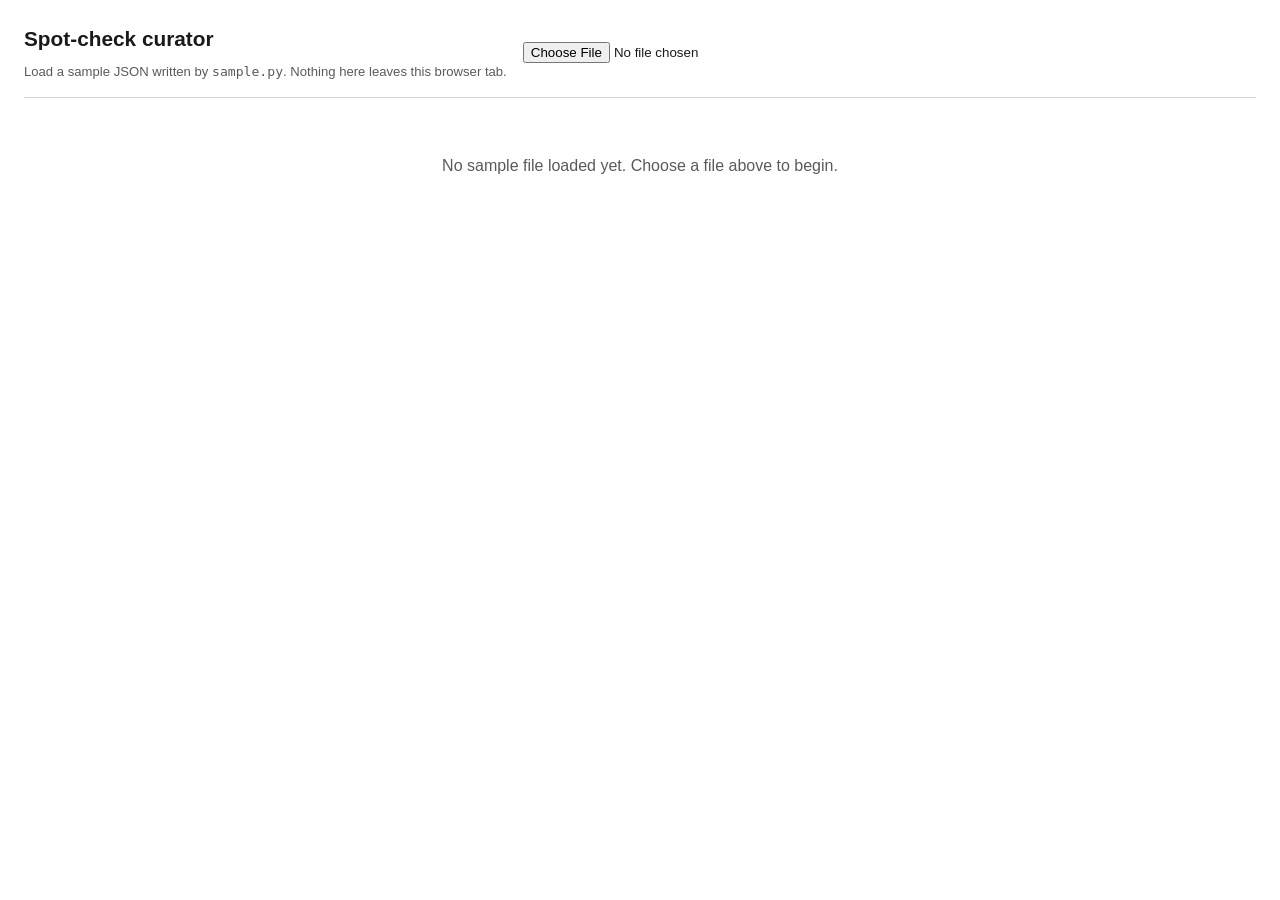
<file: experiment-01/spotcheck.html>
<!DOCTYPE html>
<html lang="en">
<head>
<meta charset="UTF-8">
<meta name="viewport" content="width=device-width, initial-scale=1">
<title>Spot-check curator</title>
<style>
  :root {
    color-scheme: light;
    --bg: #ffffff;
    --fg: #1a1a1a;
    --muted: #5a5a5a;
    --panel: #f4f4f6;
    --border: #d5d5da;
    --accent: #2255aa;
    --mark-bg: #fff1a8;
    --mark-fg: #1a1a1a;
    --btn-bg: #eceef2;
    --btn-fg: #1a1a1a;
    --btn-active-bg: #2255aa;
    --btn-active-fg: #ffffff;
    --danger: #a33;
  }
  
  * { box-sizing: border-box; }
  body {
    margin: 0;
    padding: 24px;
    background: var(--bg);
    color: var(--fg);
    font-family: -apple-system, BlinkMacSystemFont, "Segoe UI", Helvetica, Arial, sans-serif;
    line-height: 1.45;
  }
  h1 { font-size: 1.3rem; margin: 0 0 4px 0; }
  h2 { font-size: 1rem; margin: 0 0 8px 0; color: var(--muted); font-weight: 600; }
  .top-bar {
    display: flex;
    flex-wrap: wrap;
    align-items: center;
    gap: 16px;
    margin-bottom: 16px;
    padding-bottom: 16px;
    border-bottom: 1px solid var(--border);
  }
  .file-row { display: flex; align-items: center; gap: 10px; flex-wrap: wrap; }
  input[type="file"] {
    color: var(--fg);
  }
  .progress {
    font-weight: 600;
    color: var(--muted);
  }
  .summary-panel {
    margin-left: auto;
    display: flex;
    gap: 18px;
    flex-wrap: wrap;
    font-size: 0.85rem;
    color: var(--muted);
  }
  .summary-panel strong { color: var(--fg); }
  .hidden { display: none !important; }
  .empty-state {
    padding: 40px 0;
    color: var(--muted);
    text-align: center;
  }
  .panel {
    background: var(--panel);
    border: 1px solid var(--border);
    border-radius: 8px;
    padding: 16px;
    margin-bottom: 16px;
  }
  table.fields {
    width: 100%;
    border-collapse: collapse;
  }
  table.fields th, table.fields td {
    text-align: left;
    padding: 6px 10px;
    border-bottom: 1px solid var(--border);
    vertical-align: top;
    font-size: 0.92rem;
  }
  table.fields th {
    width: 180px;
    color: var(--muted);
    font-weight: 600;
  }
  .badge {
    display: inline-block;
    padding: 2px 8px;
    border-radius: 999px;
    background: var(--btn-bg);
    font-size: 0.78rem;
    font-weight: 600;
    margin-left: 8px;
  }
  .badge.outcome-omit, .badge.outcome-refuse { color: var(--danger); }
  .passage-box {
    white-space: pre-wrap;
    font-size: 0.95rem;
    max-height: 320px;
    overflow-y: auto;
    padding: 4px 2px;
  }
  mark {
    background: var(--mark-bg);
    color: var(--mark-fg);
    padding: 0 1px;
    border-radius: 2px;
  }
  .note-small {
    font-size: 0.82rem;
    color: var(--muted);
    margin-top: 8px;
  }
  .paper-line {
    display: flex;
    flex-wrap: wrap;
    gap: 6px 14px;
    align-items: baseline;
    font-size: 0.95rem;
  }
  .paper-line .title { font-weight: 600; }
  a.pubmed-link { color: var(--accent); }
  .verdicts {
    display: flex;
    flex-wrap: wrap;
    gap: 10px;
    margin-bottom: 12px;
  }
  button {
    font: inherit;
    cursor: pointer;
    border: 1px solid var(--border);
    background: var(--btn-bg);
    color: var(--btn-fg);
    border-radius: 6px;
    padding: 8px 14px;
  }
  button.verdict-btn { text-align: left; }
  button.verdict-btn .key {
    display: inline-block;
    min-width: 18px;
    font-weight: 700;
    margin-right: 8px;
    color: var(--muted);
  }
  button.verdict-btn.active {
    background: var(--btn-active-bg);
    color: var(--btn-active-fg);
    border-color: var(--btn-active-bg);
  }
  button.verdict-btn.active .key { color: inherit; }
  button.nav-btn { min-width: 90px; }
  button:disabled { opacity: 0.45; cursor: not-allowed; }
  .row-controls {
    display: flex;
    flex-wrap: wrap;
    gap: 16px;
    align-items: center;
    margin-top: 4px;
  }
  textarea {
    width: 100%;
    min-height: 60px;
    font: inherit;
    color: var(--fg);
    background: var(--bg);
    border: 1px solid var(--border);
    border-radius: 6px;
    padding: 8px;
    resize: vertical;
  }
  label.checkbox-label {
    display: flex;
    align-items: center;
    gap: 6px;
    font-size: 0.92rem;
  }
  .footer-bar {
    display: flex;
    justify-content: space-between;
    align-items: center;
    margin-top: 20px;
    flex-wrap: wrap;
    gap: 12px;
  }
  .shortcut-help {
    font-size: 0.8rem;
    color: var(--muted);
  }
  .timer-tag {
    font-size: 0.78rem;
    color: var(--muted);
  }
</style>
</head>
<body>

<header class="top-bar">
  <div>
    <h1>Spot-check curator</h1>
    <div class="note-small">Load a sample JSON written by <code>sample.py</code>. Nothing here leaves this browser tab.</div>
  </div>
  <div class="file-row">
    <input type="file" id="filePicker" accept="application/json,.json">
    <span class="progress" id="progressLabel"></span>
  </div>
  <div class="summary-panel" id="summaryPanel"></div>
</header>

<main id="mainArea">
  <div class="empty-state" id="emptyState">No sample file loaded yet. Choose a file above to begin.</div>

  <div id="rowArea" class="hidden">
    <section class="panel" id="paperPanel"></section>

    <section class="panel" id="fieldsPanel">
      <h2>Extracted fields</h2>
      <table class="fields" id="fieldsTable"></table>
    </section>

    <section class="panel" id="passagePanel">
      <h2>Passage</h2>
      <div class="passage-box" id="passageBox"></div>
      <div class="note-small" id="passageNote"></div>
    </section>

    <section class="panel">
      <h2>Verdict</h2>
      <div class="verdicts" id="verdictButtons"></div>
      <div class="row-controls">
        <label class="checkbox-label">
          <input type="checkbox" id="openedPaperCheck">
          Opened the paper
        </label>
        <span class="timer-tag" id="timerTag"></span>
      </div>
      <div style="margin-top:12px;">
        <label for="noteField" class="note-small">Note</label>
        <textarea id="noteField" placeholder="Optional note for this row"></textarea>
      </div>
    </section>

    <div class="footer-bar">
      <div>
        <button type="button" class="nav-btn" id="prevBtn">&larr; Prev</button>
        <button type="button" class="nav-btn" id="nextBtn">Next &rarr;</button>
      </div>
      <div class="shortcut-help">
        Keys 1-5: verdict &middot; Left/Right: move between rows
      </div>
      <button type="button" id="downloadBtn">Download verification JSON</button>
    </div>
  </div>
</main>

<script>
(function () {
  "use strict";

  // Mirrors schemas.py DATA_TYPES exactly (label, columns, fields in the
  // same order), so the curator sees the same column order as the app.
  var DATA_TYPES = {
    mutation: {
      label: "Mutation",
      columns: ["Organism", "Gene Name", "Mutation", "Phenotype", "Assertion", "Reference"],
      fields: ["organism", "gene_name", "mutation", "phenotype", "assertion", "reference"]
    },
    ppi: {
      label: "Protein-Protein Interaction (PPI)",
      columns: ["Pathogen", "Protein A", "Protein B", "Interaction Type", "Method", "Assertion", "Reference"],
      fields: ["pathogen", "protein_a", "protein_b", "interaction_type", "method", "assertion", "reference"]
    }
  };

  // Mirrors schemas.py VERDICTS exactly, in order, for the 1-5 shortcut map.
  var VERDICTS = [
    "correct",
    "wrong entity",
    "wrong relation or value",
    "not supported by the quote",
    "duplicate"
  ];

  var sampleData = null;
  var verificationResults = [];
  var currentIndex = 0;
  var rowStartMs = null;

  var el = {
    filePicker: document.getElementById("filePicker"),
    progressLabel: document.getElementById("progressLabel"),
    summaryPanel: document.getElementById("summaryPanel"),
    emptyState: document.getElementById("emptyState"),
    rowArea: document.getElementById("rowArea"),
    paperPanel: document.getElementById("paperPanel"),
    fieldsTable: document.getElementById("fieldsTable"),
    passageBox: document.getElementById("passageBox"),
    passageNote: document.getElementById("passageNote"),
    verdictButtons: document.getElementById("verdictButtons"),
    openedPaperCheck: document.getElementById("openedPaperCheck"),
    noteField: document.getElementById("noteField"),
    timerTag: document.getElementById("timerTag"),
    prevBtn: document.getElementById("prevBtn"),
    nextBtn: document.getElementById("nextBtn"),
    downloadBtn: document.getElementById("downloadBtn")
  };

  function clearChildren(node) {
    while (node.firstChild) node.removeChild(node.firstChild);
  }

  function textCell(tag, text) {
    var node = document.createElement(tag);
    node.textContent = (text === null || text === undefined || text === "") ? "—" : String(text);
    return node;
  }

  // --- Loading -------------------------------------------------------

  el.filePicker.addEventListener("change", function (event) {
    var file = event.target.files && event.target.files[0];
    if (!file) return;
    var reader = new FileReader();
    reader.onload = function () {
      var parsed;
      try {
        parsed = JSON.parse(String(reader.result));
      } catch (error) {
        window.alert("That file is not valid JSON: " + error.message);
        return;
      }
      if (!parsed || !Array.isArray(parsed.samples)) {
        window.alert("That file does not look like a sample.py output (no 'samples' array).");
        return;
      }
      sampleData = parsed;
      verificationResults = parsed.samples.map(function (entry) {
        var v = entry.verification || {};
        return {
          row_id: v.row_id || null,
          verdict: v.verdict === undefined ? null : v.verdict,
          opened_paper: v.opened_paper === undefined ? null : v.opened_paper,
          seconds: v.seconds === undefined ? null : v.seconds,
          note: v.note || ""
        };
      });
      currentIndex = 0;
      el.emptyState.classList.add("hidden");
      el.rowArea.classList.remove("hidden");
      renderRow();
    };
    reader.onerror = function () {
      window.alert("Could not read that file.");
    };
    reader.readAsText(file);
  });

  // --- Rendering one row ----------------------------------------------

  function currentEntry() {
    return sampleData.samples[currentIndex];
  }

  function renderPaperPanel(entry) {
    clearChildren(el.paperPanel);

    var kindBadge = document.createElement("span");
    kindBadge.className = "badge";
    kindBadge.textContent = entry.kind;
    var outcomeBadge = null;
    var row = entry.row || {};
    if (row.outcome) {
      outcomeBadge = document.createElement("span");
      outcomeBadge.className = "badge outcome-" + row.outcome;
      outcomeBadge.textContent = "outcome: " + row.outcome;
    }

    var heading = document.createElement("h2");
    heading.appendChild(document.createTextNode("Paper"));
    heading.appendChild(kindBadge);
    if (outcomeBadge) heading.appendChild(outcomeBadge);
    el.paperPanel.appendChild(heading);

    var evidence = row.evidence || {};
    var meta = entry.paper_metadata || {};

    var line = document.createElement("div");
    line.className = "paper-line";

    var title = document.createElement("span");
    title.className = "title";
    title.textContent = evidence.title || "(no title on record)";
    line.appendChild(title);

    var journal = document.createElement("span");
    journal.textContent = meta.journal ? meta.journal : "journal unknown";
    line.appendChild(journal);

    var year = document.createElement("span");
    year.textContent = evidence.year ? String(evidence.year) : "year unknown";
    line.appendChild(year);

    if (entry.pubmed_link) {
      var link = document.createElement("a");
      link.className = "pubmed-link";
      link.href = entry.pubmed_link;
      link.target = "_blank";
      link.rel = "noopener noreferrer";
      link.textContent = "Open on PubMed";
      line.appendChild(link);
    } else {
      var noLink = document.createElement("span");
      noLink.className = "note-small";
      noLink.textContent = "no PubMed id on record";
      line.appendChild(noLink);
    }

    el.paperPanel.appendChild(line);

    if (row.citation_partial) {
      var partial = document.createElement("div");
      partial.className = "note-small";
      partial.textContent = "Citation partial: PubMed or PMC id missing from retrieval metadata.";
      el.paperPanel.appendChild(partial);
    }
  }

  function renderFields(entry) {
    clearChildren(el.fieldsTable);
    var row = entry.row || {};

    if (entry.kind === "refused") {
      document.getElementById("fieldsPanel").classList.add("hidden");
      return;
    }
    document.getElementById("fieldsPanel").classList.remove("hidden");

    var dataType = (sampleData.data_type in DATA_TYPES) ? sampleData.data_type : null;
    var spec = dataType ? DATA_TYPES[dataType] : null;

    if (spec) {
      for (var i = 0; i < spec.fields.length; i++) {
        var tr = document.createElement("tr");
        tr.appendChild(textCell("th", spec.columns[i]));
        tr.appendChild(textCell("td", row[spec.fields[i]]));
        el.fieldsTable.appendChild(tr);
      }
    }

    var rowIdTr = document.createElement("tr");
    rowIdTr.appendChild(textCell("th", "Row id"));
    rowIdTr.appendChild(textCell("td", row.row_id));
    el.fieldsTable.appendChild(rowIdTr);

    if (entry.kind === "omitted") {
      var reasonTr = document.createElement("tr");
      reasonTr.appendChild(textCell("th", "Omit reason"));
      reasonTr.appendChild(textCell("td", row.omit_reason));
      el.fieldsTable.appendChild(reasonTr);

      var detailTr = document.createElement("tr");
      detailTr.appendChild(textCell("th", "Detail"));
      detailTr.appendChild(textCell("td", row.detail));
      el.fieldsTable.appendChild(detailTr);
    }
  }

  function renderPassage(entry) {
    clearChildren(el.passageBox);
    el.passageNote.textContent = "";

    if (entry.kind === "refused") {
      document.getElementById("passagePanel").querySelector("h2").textContent = "Refusal";
      var row = entry.row || {};
      var p = document.createElement("div");
      var lines = [
        "Reason: " + (row.reason || "—"),
        "Chunks searched: " + (row.chunks_searched === undefined ? "—" : row.chunks_searched),
        "Papers searched: " + (row.papers_searched === undefined ? "—" : row.papers_searched)
      ];
      p.textContent = lines.join("\n");
      p.style.whiteSpace = "pre-wrap";
      el.passageBox.appendChild(p);
      return;
    }
    document.getElementById("passagePanel").querySelector("h2").textContent = "Passage";

    var chunkText = entry.chunk_text;
    var row2 = entry.row || {};
    var evidence = row2.evidence || {};
    var quote = evidence.passage;

    if (!chunkText) {
      el.passageBox.appendChild(document.createTextNode("No chunk text available for this row."));
      return;
    }

    if (entry.chunk_text_source === "passage_only") {
      el.passageNote.textContent = "Full chunk text was not available; showing the stored quote only.";
    }

    if (!quote) {
      el.passageBox.appendChild(document.createTextNode(chunkText));
      return;
    }

    var offset = entry.passage_char_offset;
    var start = -1;
    if (typeof offset === "number" && chunkText.substr(offset, quote.length) === quote) {
      start = offset;
    } else {
      start = chunkText.indexOf(quote);
    }

    if (start === -1) {
      el.passageNote.textContent = "The quote could not be located verbatim inside this chunk text.";
      el.passageBox.appendChild(document.createTextNode(chunkText));
      return;
    }

    var before = chunkText.slice(0, start);
    var match = chunkText.slice(start, start + quote.length);
    var after = chunkText.slice(start + quote.length);

    if (before) el.passageBox.appendChild(document.createTextNode(before));
    var mark = document.createElement("mark");
    mark.textContent = match;
    el.passageBox.appendChild(mark);
    if (after) el.passageBox.appendChild(document.createTextNode(after));
  }

  function renderVerdictButtons() {
    clearChildren(el.verdictButtons);
    var current = verificationResults[currentIndex];
    VERDICTS.forEach(function (verdict, i) {
      var btn = document.createElement("button");
      btn.type = "button";
      btn.className = "verdict-btn" + (current.verdict === verdict ? " active" : "");
      var key = document.createElement("span");
      key.className = "key";
      key.textContent = String(i + 1);
      btn.appendChild(key);
      btn.appendChild(document.createTextNode(verdict));
      btn.addEventListener("click", function () { chooseVerdict(verdict); });
      el.verdictButtons.appendChild(btn);
    });
  }

  function renderRow() {
    var entry = currentEntry();
    var total = sampleData.samples.length;
    el.progressLabel.textContent = "row " + (currentIndex + 1) + " of " + total;

    renderPaperPanel(entry);
    renderFields(entry);
    renderPassage(entry);
    renderVerdictButtons();

    var current = verificationResults[currentIndex];
    el.openedPaperCheck.checked = !!current.opened_paper;
    el.noteField.value = current.note || "";
    el.timerTag.textContent = (current.seconds !== null && current.seconds !== undefined)
      ? ("recorded: " + current.seconds + "s")
      : "timing...";

    el.prevBtn.disabled = currentIndex === 0;
    el.nextBtn.disabled = currentIndex === total - 1;

    rowStartMs = Date.now();
    updateSummaryPanel();
  }

  // --- Verdict / note / checkbox handling ------------------------------

  function chooseVerdict(verdict) {
    var current = verificationResults[currentIndex];
    var elapsed = rowStartMs ? (Date.now() - rowStartMs) / 1000 : 0;
    current.verdict = verdict;
    current.seconds = Math.round(elapsed * 10) / 10;
    el.timerTag.textContent = "recorded: " + current.seconds + "s";
    renderVerdictButtons();
    updateSummaryPanel();
  }

  el.openedPaperCheck.addEventListener("change", function () {
    verificationResults[currentIndex].opened_paper = el.openedPaperCheck.checked;
    updateSummaryPanel();
  });

  el.noteField.addEventListener("input", function () {
    verificationResults[currentIndex].note = el.noteField.value;
  });

  // --- Navigation -------------------------------------------------------

  function goTo(index) {
    if (!sampleData) return;
    var total = sampleData.samples.length;
    if (index < 0 || index >= total) return;
    currentIndex = index;
    renderRow();
  }

  el.prevBtn.addEventListener("click", function () { goTo(currentIndex - 1); });
  el.nextBtn.addEventListener("click", function () { goTo(currentIndex + 1); });

  document.addEventListener("keydown", function (event) {
    if (!sampleData) return;
    var tag = document.activeElement && document.activeElement.tagName;
    if (tag === "TEXTAREA" || tag === "INPUT") return;

    if (event.key >= "1" && event.key <= "5") {
      var i = Number(event.key) - 1;
      if (i < VERDICTS.length) chooseVerdict(VERDICTS[i]);
    } else if (event.key === "ArrowRight") {
      goTo(currentIndex + 1);
    } else if (event.key === "ArrowLeft") {
      goTo(currentIndex - 1);
    }
  });

  // --- Summary ------------------------------------------------------

  function median(values) {
    if (!values.length) return null;
    var sorted = values.slice().sort(function (a, b) { return a - b; });
    var mid = Math.floor(sorted.length / 2);
    if (sorted.length % 2 === 0) return (sorted[mid - 1] + sorted[mid]) / 2;
    return sorted[mid];
  }

  function computeSummary() {
    var counts = {};
    VERDICTS.forEach(function (v) { counts[v] = 0; });
    counts["unverdicted"] = 0;

    var seconds = [];
    var openedCount = 0;
    var total = verificationResults.length;

    verificationResults.forEach(function (r) {
      if (r.verdict && counts.hasOwnProperty(r.verdict)) {
        counts[r.verdict]++;
      } else {
        counts.unverdicted++;
      }
      if (typeof r.seconds === "number") seconds.push(r.seconds);
      if (r.opened_paper) openedCount++;
    });

    return {
      total: total,
      verdict_counts: counts,
      median_seconds: median(seconds),
      opened_paper_share: total ? (openedCount / total) : null
    };
  }

  function updateSummaryPanel() {
    if (!sampleData) { el.summaryPanel.textContent = ""; return; }
    var summary = computeSummary();
    clearChildren(el.summaryPanel);

    var doneCount = summary.total - summary.verdict_counts.unverdicted;
    var pieces = [
      "done: " + doneCount + "/" + summary.total,
      "median s: " + (summary.median_seconds === null ? "—" : summary.median_seconds.toFixed(1)),
      "opened: " + (summary.opened_paper_share === null ? "—" : Math.round(summary.opened_paper_share * 100) + "%")
    ];
    pieces.forEach(function (text) {
      var span = document.createElement("span");
      span.textContent = text;
      el.summaryPanel.appendChild(span);
    });
  }

  // --- Download -------------------------------------------------------

  el.downloadBtn.addEventListener("click", function () {
    if (!sampleData) {
      window.alert("Load a sample file first.");
      return;
    }
    var output = {
      gene: sampleData.gene,
      data_type: sampleData.data_type,
      run_id: sampleData.run_id,
      seed: sampleData.seed,
      generated_at: new Date().toISOString(),
      verification_records: verificationResults,
      summary: computeSummary()
    };
    var blob = new Blob([JSON.stringify(output, null, 2)], { type: "application/json" });
    var url = URL.createObjectURL(blob);
    var a = document.createElement("a");
    a.href = url;
    var gene = (sampleData.gene || "sample").toLowerCase();
    var dtype = sampleData.data_type || "unknown";
    a.download = gene + "__" + dtype + "__verification.json";
    document.body.appendChild(a);
    a.click();
    document.body.removeChild(a);
    setTimeout(function () { URL.revokeObjectURL(url); }, 1000);
  });
})();
</script>
</body>
</html>
</file>
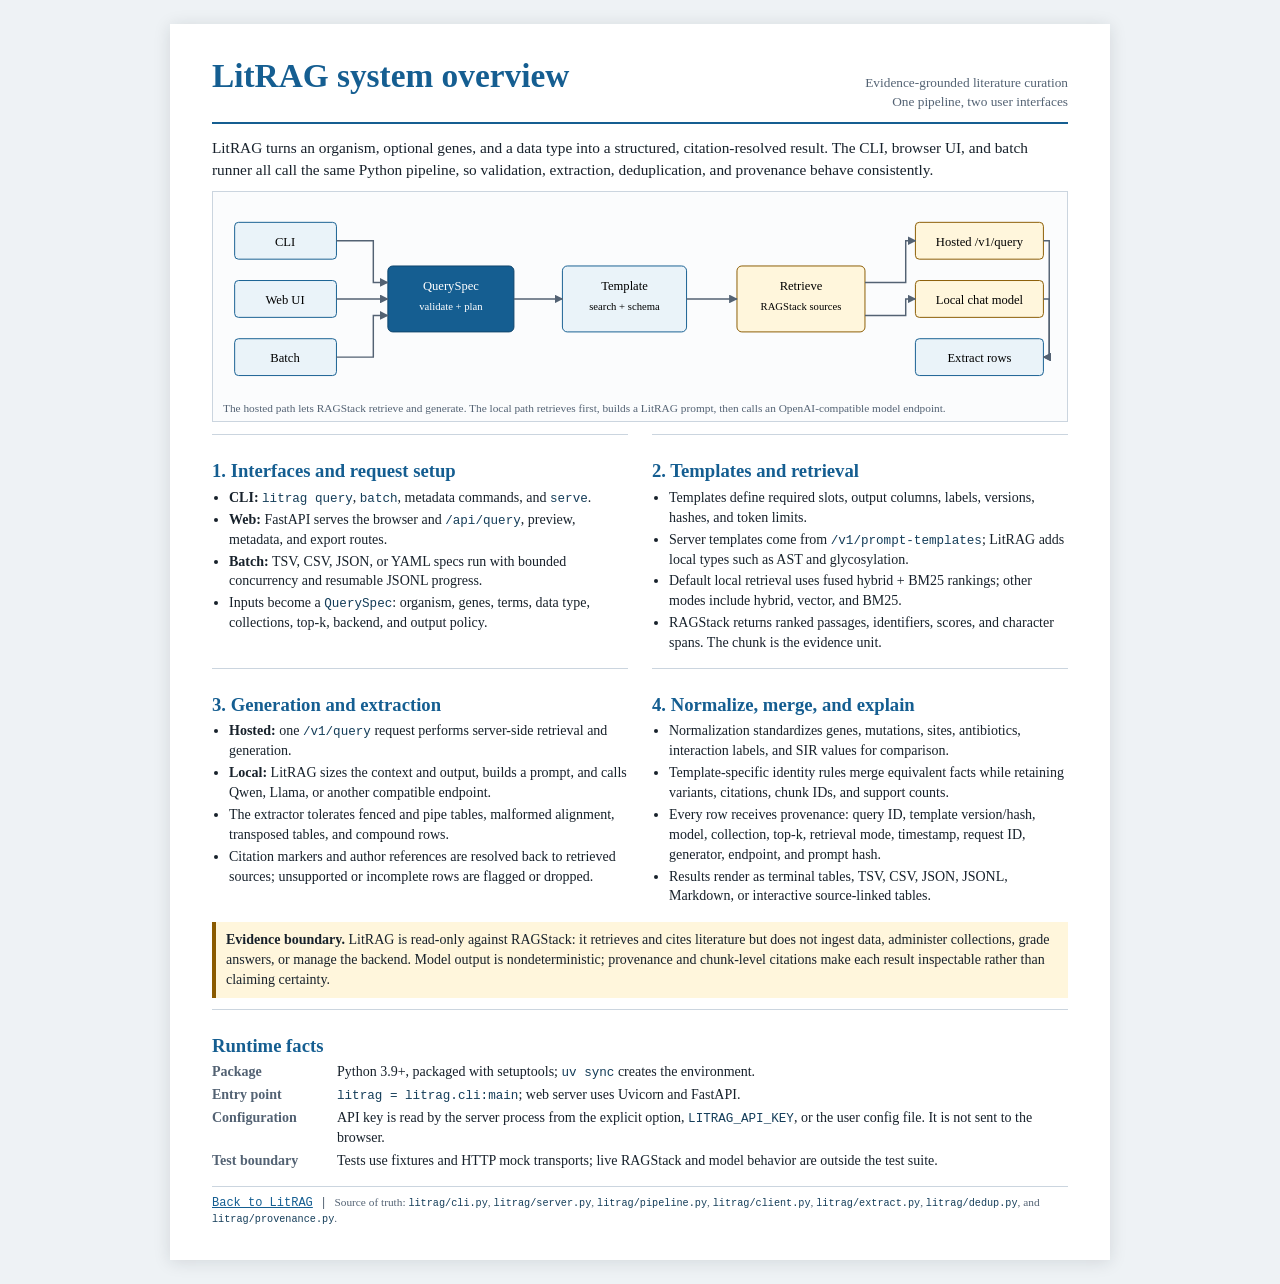
<file: litrag/litrag/web/architecture.html>
<!DOCTYPE html>
<html lang="en">

<head>
    <meta charset="utf-8">
    <meta name="viewport" content="width=device-width, initial-scale=1">
    <title>LitRAG - System Overview</title>
    <style>
        :root {
            --ink: #17212b;
            --muted: #536273;
            --line: #cbd5df;
            --blue: #155e91;
            --blue-pale: #eaf3f9;
            --gold: #8a5a00;
            --gold-pale: #fff6dc;
        }

        * {
            box-sizing: border-box;
        }

        body {
            margin: 0;
            color: var(--ink);
            font: 10.5pt/1.42 Georgia, "Times New Roman", serif;
            background: #eef2f5;
        }

        .page {
            max-width: 940px;
            margin: 24px auto;
            padding: 34px 42px;
            background: white;
            box-shadow: 0 2px 16px #17212b20;
        }

        header {
            display: flex;
            justify-content: space-between;
            align-items: baseline;
            gap: 20px;
            border-bottom: 2px solid var(--blue);
            padding-bottom: 10px;
        }

        h1 {
            margin: 0;
            color: var(--blue);
            font: 700 25pt/1.05 Georgia, "Times New Roman", serif;
            letter-spacing: 0;
        }

        .subtitle {
            color: var(--muted);
            font-size: 10pt;
            text-align: right;
        }

        h2 {
            margin: 19px 0 6px;
            color: var(--blue);
            font-size: 14pt;
            line-height: 1.1;
        }

        h3 {
            margin: 0 0 3px;
            font-size: 10.5pt;
            color: var(--ink);
        }

        p {
            margin: 5px 0 8px;
        }

        .lede {
            font-size: 11.5pt;
            margin: 13px 0 11px;
        }

        .diagram {
            margin: 8px 0 12px;
            padding: 9px 10px 5px;
            border: 1px solid var(--line);
            background: #fbfcfd;
        }

        .diagram svg {
            display: block;
            width: 100%;
            height: auto;
        }

        .diagram-note {
            margin: 3px 0 0;
            color: var(--muted);
            font-size: 8.5pt;
        }

        .grid {
            display: grid;
            grid-template-columns: 1fr 1fr;
            gap: 10px 24px;
        }

        .block {
            border-top: 1px solid var(--line);
            padding-top: 7px;
        }

        ul {
            margin: 4px 0 5px 17px;
            padding: 0;
        }

        li {
            margin: 2px 0;
        }

        .callout {
            border-left: 4px solid var(--gold);
            background: var(--gold-pale);
            padding: 8px 10px;
            margin: 11px 0;
        }

        .facts {
            display: grid;
            grid-template-columns: 115px 1fr;
            gap: 3px 10px;
            margin: 5px 0 0;
        }

        .facts dt {
            color: var(--muted);
            font-weight: bold;
        }

        .facts dd {
            margin: 0;
        }

        code {
            font: 0.9em Menlo, Consolas, monospace;
            color: #143d59;
        }

        .footer {
            margin-top: 15px;
            padding-top: 7px;
            border-top: 1px solid var(--line);
            color: var(--muted);
            font-size: 8.5pt;
        }

        .nav {
            font: 9pt Menlo, Consolas, monospace;
        }

        .nav a {
            color: var(--blue);
        }

        @media (max-width: 700px) {
            .page {
                margin: 0;
                padding: 22px 18px;
                box-shadow: none;
            }

            header {
                display: block;
            }

            .subtitle {
                text-align: left;
                margin-top: 5px;
            }

            .grid {
                grid-template-columns: 1fr;
            }
        }

        @media print {
            @page {
                size: letter;
                margin: 0.42in;
            }

            body {
                background: white;
                font-size: 9.3pt;
                line-height: 1.28;
            }

            .page {
                max-width: none;
                margin: 0;
                padding: 0;
                box-shadow: none;
            }

            h1 {
                font-size: 22pt;
            }

            h2 {
                font-size: 12pt;
                margin-top: 12px;
            }

            .lede {
                font-size: 10pt;
                margin: 8px 0;
            }

            .diagram {
                margin: 5px 0 7px;
                padding: 5px 7px 2px;
            }

            .grid {
                gap: 7px 18px;
            }

            .block {
                padding-top: 5px;
            }

            p {
                margin: 3px 0 5px;
            }

            ul {
                margin-top: 2px;
                margin-bottom: 3px;
            }

            li {
                margin: 1px 0;
            }

            .callout {
                margin: 7px 0;
                padding: 5px 8px;
            }

            .footer {
                margin-top: 8px;
            }

            a {
                color: inherit;
                text-decoration: none;
            }

            .nav {
                display: none;
            }
        }
    </style>
</head>

<body>
    <main class="page">
        <header>
            <h1>LitRAG system overview</h1>
            <div class="subtitle">Evidence-grounded literature curation<br>One pipeline, two user interfaces</div>
        </header>

        <p class="lede">LitRAG turns an organism, optional genes, and a data type into a structured, citation-resolved
            result. The CLI, browser UI, and batch runner all call the same Python pipeline, so validation, extraction,
            deduplication, and provenance behave consistently.</p>

        <section class="diagram" aria-label="High-level LitRAG flow diagram">
            <svg viewBox="0 0 860 202" role="img" aria-labelledby="diagram-title diagram-desc">
                <title id="diagram-title">LitRAG query flow</title>
                <desc id="diagram-desc">CLI, web UI, and batch inputs converge on one query pipeline. It resolves
                    templates, retrieves evidence, generates an answer, extracts and normalizes rows, deduplicates them,
                    attaches provenance, and renders outputs.</desc>
                <defs>
                    <marker id="arrow" viewBox="0 0 10 10" refX="9" refY="5" markerWidth="6" markerHeight="6"
                        orient="auto-start-reverse">
                        <path d="M 0 0 L 10 5 L 0 10 z" fill="#536273" />
                    </marker>
                </defs>
                <g font-family="Georgia, serif" font-size="13" text-anchor="middle">
                    <g fill="#eaf3f9" stroke="#155e91">
                        <rect x="12" y="22" width="105" height="38" rx="4" />
                        <rect x="12" y="82" width="105" height="38" rx="4" />
                        <rect x="12" y="142" width="105" height="38" rx="4" />
                    </g>
                    <text x="64" y="46">CLI</text><text x="64" y="106">Web UI</text><text x="64" y="166">Batch</text>
                    <rect x="170" y="67" width="130" height="68" rx="5" fill="#155e91" stroke="#0f456c" />
                    <g fill="white"><text x="235" y="92">QuerySpec</text><text x="235" y="112" font-size="11">validate +
                            plan</text></g>
                    <rect x="350" y="67" width="128" height="68" rx="5" fill="#eaf3f9" stroke="#155e91" /><text x="414"
                        y="92">Template</text><text x="414" y="112" font-size="11">search + schema</text>
                    <rect x="530" y="67" width="132" height="68" rx="5" fill="#fff6dc" stroke="#8a5a00" /><text x="596"
                        y="92">Retrieve</text><text x="596" y="112" font-size="11">RAGStack sources</text>
                    <rect x="714" y="22" width="132" height="38" rx="4" fill="#fff6dc" stroke="#8a5a00" /><text x="780"
                        y="46">Hosted /v1/query</text>
                    <rect x="714" y="82" width="132" height="38" rx="4" fill="#fff6dc" stroke="#8a5a00" /><text x="780"
                        y="106">Local chat model</text>
                    <rect x="714" y="142" width="132" height="38" rx="4" fill="#eaf3f9" stroke="#155e91" /><text x="780"
                        y="166">Extract rows</text>
                    <g fill="none" stroke="#536273" stroke-width="1.5" marker-end="url(#arrow)">
                        <path d="M117 41 H155 V84 H170" />
                        <path d="M117 101 H170" />
                        <path d="M117 161 H155 V118 H170" />
                        <path d="M300 101 H350" />
                        <path d="M478 101 H530" />
                        <path d="M662 84 H704 V41 H714" />
                        <path d="M662 118 H704 V101 H714" />
                        <path d="M846 41 H852 V161 H846" />
                        <path d="M846 101 H852 V161 H846" />
                    </g>
                </g>
            </svg>
            <p class="diagram-note">The hosted path lets RAGStack retrieve and generate. The local path retrieves first,
                builds a LitRAG prompt, then calls an OpenAI-compatible model endpoint.</p>
        </section>

        <div class="grid">
            <section class="block">
                <h2>1. Interfaces and request setup</h2>
                <ul>
                    <li><strong>CLI:</strong> <code>litrag query</code>, <code>batch</code>, metadata commands, and
                        <code>serve</code>.</li>
                    <li><strong>Web:</strong> FastAPI serves the browser and <code>/api/query</code>, preview, metadata,
                        and export routes.</li>
                    <li><strong>Batch:</strong> TSV, CSV, JSON, or YAML specs run with bounded concurrency and resumable
                        JSONL progress.</li>
                    <li>Inputs become a <code>QuerySpec</code>: organism, genes, terms, data type, collections, top-k,
                        backend, and output policy.</li>
                </ul>
            </section>
            <section class="block">
                <h2>2. Templates and retrieval</h2>
                <ul>
                    <li>Templates define required slots, output columns, labels, versions, hashes, and token limits.
                    </li>
                    <li>Server templates come from <code>/v1/prompt-templates</code>; LitRAG adds local types such as
                        AST and glycosylation.</li>
                    <li>Default local retrieval uses fused hybrid + BM25 rankings; other modes include hybrid, vector,
                        and BM25.</li>
                    <li>RAGStack returns ranked passages, identifiers, scores, and character spans. The chunk is the
                        evidence unit.</li>
                </ul>
            </section>
            <section class="block">
                <h2>3. Generation and extraction</h2>
                <ul>
                    <li><strong>Hosted:</strong> one <code>/v1/query</code> request performs server-side retrieval and
                        generation.</li>
                    <li><strong>Local:</strong> LitRAG sizes the context and output, builds a prompt, and calls Qwen,
                        Llama, or another compatible endpoint.</li>
                    <li>The extractor tolerates fenced and pipe tables, malformed alignment, transposed tables, and
                        compound rows.</li>
                    <li>Citation markers and author references are resolved back to retrieved sources; unsupported or
                        incomplete rows are flagged or dropped.</li>
                </ul>
            </section>
            <section class="block">
                <h2>4. Normalize, merge, and explain</h2>
                <ul>
                    <li>Normalization standardizes genes, mutations, sites, antibiotics, interaction labels, and SIR
                        values for comparison.</li>
                    <li>Template-specific identity rules merge equivalent facts while retaining variants, citations,
                        chunk IDs, and support counts.</li>
                    <li>Every row receives provenance: query ID, template version/hash, model, collection, top-k,
                        retrieval mode, timestamp, request ID, generator, endpoint, and prompt hash.</li>
                    <li>Results render as terminal tables, TSV, CSV, JSON, JSONL, Markdown, or interactive source-linked
                        tables.</li>
                </ul>
            </section>
        </div>

        <div class="callout"><strong>Evidence boundary.</strong> LitRAG is read-only against RAGStack: it retrieves and
            cites literature but does not ingest data, administer collections, grade answers, or manage the backend.
            Model output is nondeterministic; provenance and chunk-level citations make each result inspectable rather
            than claiming certainty.</div>

        <section class="block">
            <h2>Runtime facts</h2>
            <dl class="facts">
                <dt>Package</dt>
                <dd>Python 3.9+, packaged with setuptools; <code>uv sync</code> creates the environment.</dd>
                <dt>Entry point</dt>
                <dd><code>litrag = litrag.cli:main</code>; web server uses Uvicorn and FastAPI.</dd>
                <dt>Configuration</dt>
                <dd>API key is read by the server process from the explicit option, <code>LITRAG_API_KEY</code>, or the
                    user config file. It is not sent to the browser.</dd>
                <dt>Test boundary</dt>
                <dd>Tests use fixtures and HTTP mock transports; live RAGStack and model behavior are outside the test
                    suite.</dd>
            </dl>
        </section>

        <div class="footer"><span class="nav"><a href="/">Back to LitRAG</a> | </span>Source of truth:
            <code>litrag/cli.py</code>, <code>litrag/server.py</code>, <code>litrag/pipeline.py</code>,
            <code>litrag/client.py</code>, <code>litrag/extract.py</code>, <code>litrag/dedup.py</code>, and
            <code>litrag/provenance.py</code>.</div>
    </main>
</body>

</html>
</file>
